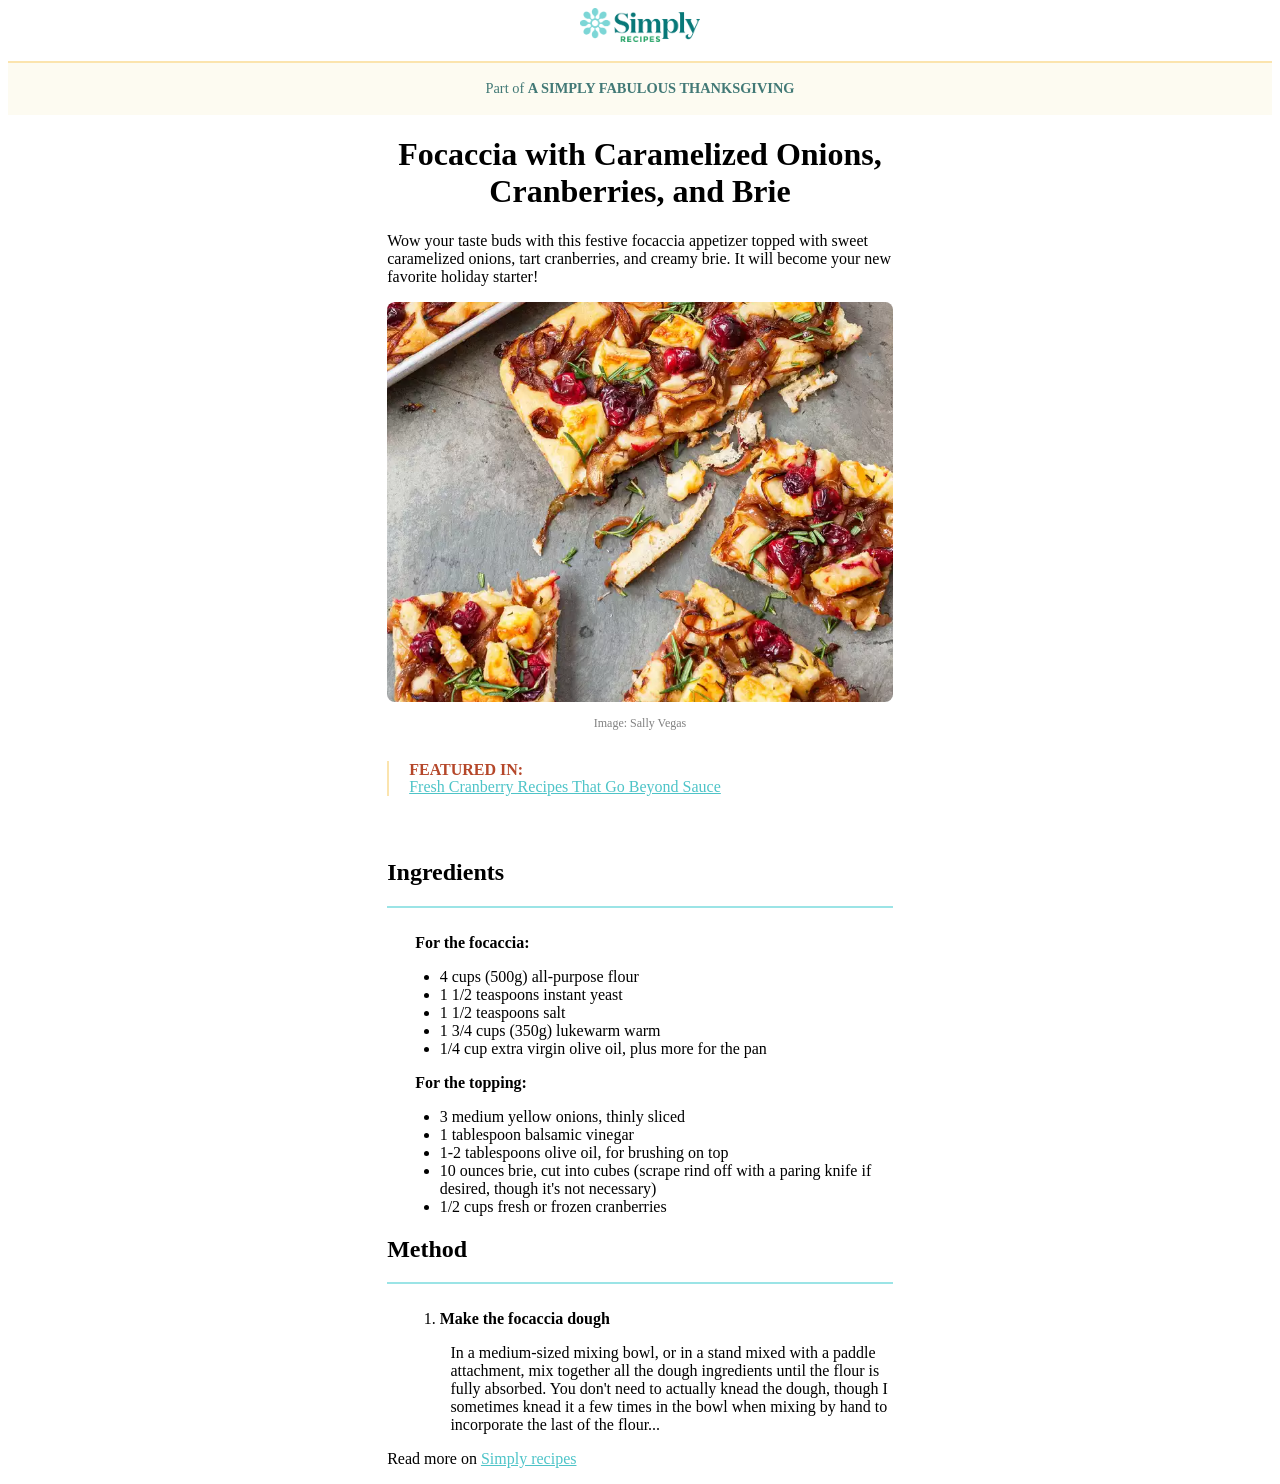
<file: W1D2/index.html>
<!DOCTYPE html>
<html lang="en">

<head>
    <meta charset="UTF-8">
    <meta name="viewport" content="width=device-width, initial-scale=1.0">
    <title>Simply Recipes</title>
    <link rel="stylesheet" href="./style.css">
</head>

<body>
    <header>
        <div class="containerHeader"><img class="logo" src="./assets/Simply_Recipes_Logo_-_2021.png" alt="Logo Simply Recipes">
        </div>
        <div class="containerSlogan">
            <p class="slogan">Part of <span class="uppercaseSlogan">A SIMPLY FABULOUS THANKSGIVING</span></p>
        </div>
    </header>
    <main>
        <div class="containerTitle">
            <h1>Focaccia with Caramelized Onions, Cranberries, and Brie</h1>
            <p>Wow your taste buds with this festive focaccia appetizer topped with sweet caramelized onions, tart
                cranberries, and creamy brie. It will become your new favorite holiday starter!</p>
            <figure>
                <img class="mainImage"
                    src="./assets/__opt__aboutcom__coeus__resources__content_migration__simply_recipes__uploads__2020__12__Cranberry-Brie-Onion-Focaccia-LEAD-4-616c900337a44d82b82fe04845ba8c2b.webp"
                    alt="Tagliere con Focaccia">
                <figcaption>Image: Sally Vegas</figcaption>
            </figure>
        </div>
        <div class="containerFeatured">
            <p class="featuredTitle">FEATURED IN:</p>
            <a class="link" href="#">Fresh Cranberry Recipes That Go Beyond Sauce</a>
        </div>
        <div class="containerRecipe">
            <h2>Ingredients</h2>
            <hr>
            <ul><p class="listTitle">For the focaccia:</p>
                <li class="ingredients">4 cups (500g) all-purpose flour</li>
                <li class="ingredients">1 1/2 teaspoons instant yeast</li>
                <li class="ingredients">1 1/2 teaspoons salt</li>
                <li class="ingredients">1 3/4 cups (350g) lukewarm warm</li>
                <li class="ingredients">1/4 cup extra virgin olive oil, plus more for the pan</li>
            </ul>
            <ul><p class="listTitle">For the topping:</p>
                <li class="ingredients">3 medium yellow onions, thinly sliced</li>
                <li class="ingredients">1 tablespoon balsamic vinegar</li>
                <li class="ingredients">1-2 tablespoons olive oil, for brushing on top</li>
                <li class="ingredients">10 ounces brie, cut into cubes (scrape rind off with a paring knife if desired, though it's not
                    necessary)</li>
                <li class="ingredients">1/2 cups fresh or frozen cranberries</li>
                </ul>
        </div>
        <div>
            <h2>Method</h2>
            <hr>
            <ol>
                <li><span class="bold">Make the focaccia dough</span></li>
            </ol>
            <p class="procedure">In a medium-sized mixing bowl, or in a stand mixed with a paddle attachment, mix together all the
                dough ingredients until the flour is fully absorbed. You don't need to actually knead the dough,
                though I sometimes knead it a few times in the bowl when mixing by hand to incorporate the last of
                the flour...</p>
        </div>
    </main>
    <footer>
        <div class="containerReadMore">
            <p>Read more on <a class="link" href="#">Simply recipes</a></p>
        </div>
    </footer>
</body>

</html>
</file>
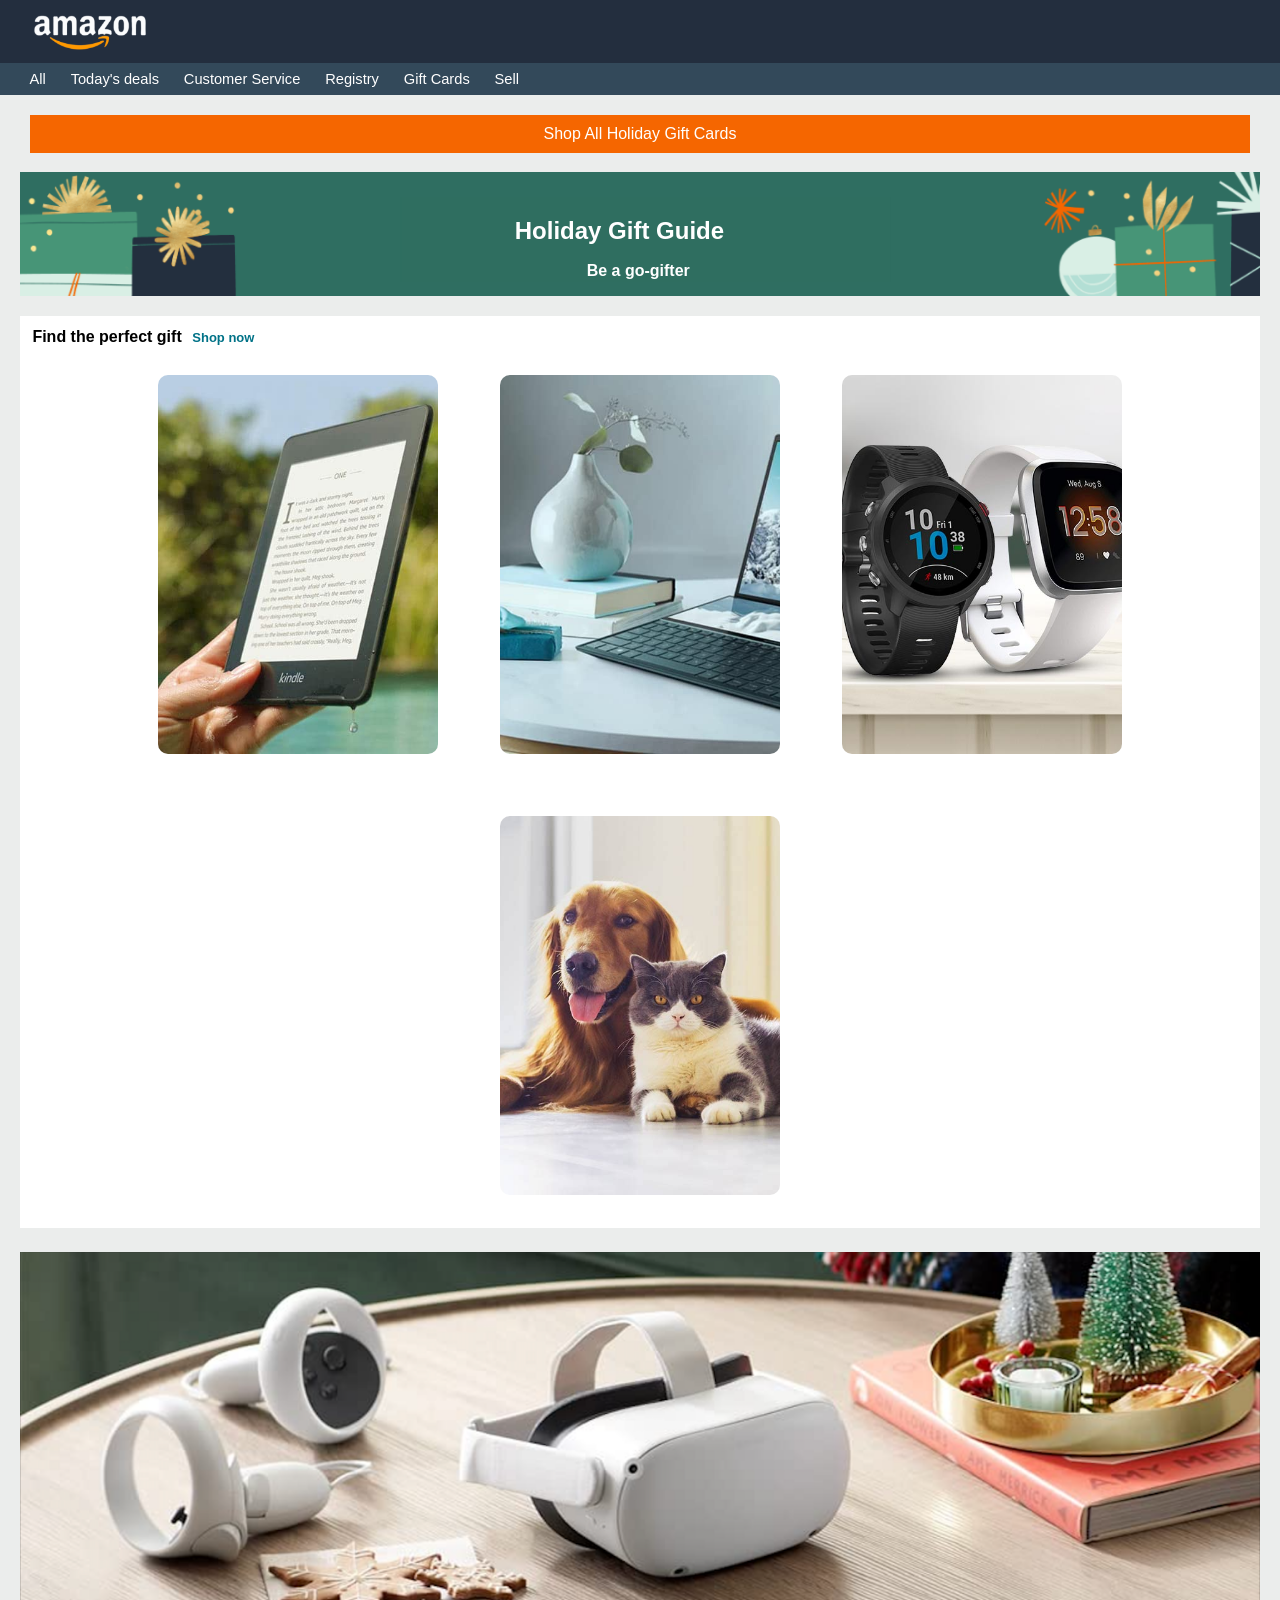
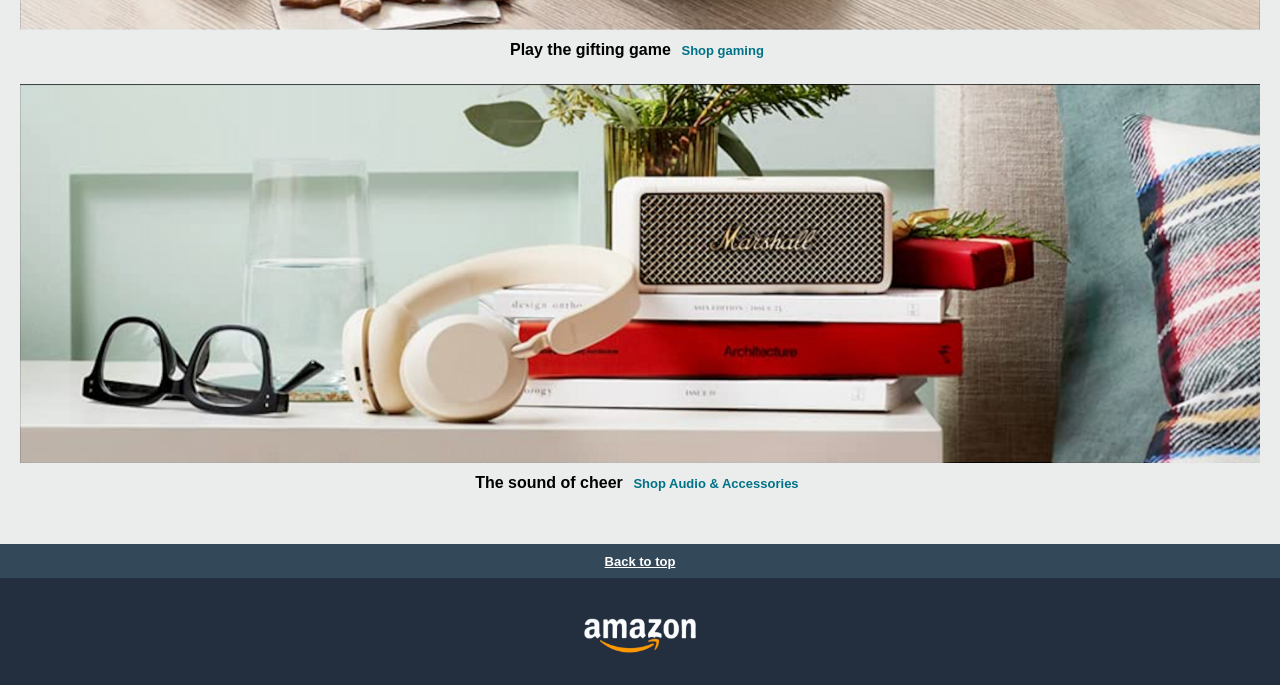
<file: W1D3/index.html>
<!DOCTYPE html>
<html lang="en">

<head>
    <meta charset="UTF-8">
    <meta name="viewport" content="width=device-width, initial-scale=1.0">
    <title>Fake Amazon</title>
    <link rel="stylesheet" href="style.css">
</head>

<body>
    <header>
        <div class="containerLogo">
            <img class="headerLogo" src="./assets/logo.png" alt="Logo Amazon">
        </div>
        <div>
            <nav class="navbar">
                <ul class="navbarList">
                    <li class="navbarListContent">All</li>
                    <li class="navbarListContent">Today's deals</li>
                    <li class="navbarListContent">Customer Service</li>
                    <li class="navbarListContent">Registry</li>
                    <li class="navbarListContent">Gift Cards</li>
                    <li class="navbarListContent">Sell</li>
                </ul>
            </nav>
        </div>
    </header>
    <main>
        <section>
            <div class="bannerGiftCards">
                <p class="bannerGiftCardsText">Shop All Holiday Gift Cards</p>
            </div>
            <div class="bannerGiftGuide">
                <img class="bannerGiftGuideImage" src="./assets/bg-image.png" alt="Sfondo verde con regali">
                <h1>Holiday Gift Guide</h1>
                <p class="bannerGiftGuideSubtitle">Be a go-gifter</p>
            </div>
        </section>
        <section class="section1">
            <h2 class="titleSections">Find the perfect gift <span class="blueTitle">Shop now</span></h2>
            <div class="section1img">
                <img class="img" src="./assets/img_1.jpg" alt="immagine kindle">
                <img class="img" src="./assets/img_2.jpg" alt="immagine computer">
                <img class="img" src="./assets/img_3.jpg" alt="immagine orologi">
                <img class="img" src="./assets/img_4.jpg" alt="immagine animali">
            </div>
        </section>
        <section class="section2">
            <img class="imgSection2" src="./assets/img_9.png" alt="immagine visore">
            <h4 class="bottomTitleSections">Play the gifting game <span class="blueTitle">Shop gaming</span></h4>
        </section>
        <div class="section2">
            <img class="imgSection2" src="assets/img_10.png" alt="immagine cuffie">
            <h4 class="bottomTitleSections">The sound of cheer <span class="blueTitle">Shop Audio & Accessories</span>
            </h4>
        </div>
    </main>
    <footer>
        <div class="topContainer">
            <a href=".###">Back to top</a>
        </div>
        <div class="bottomLogoContainer">
            <img class="bottomLogo" src="./assets/logo.png" alt="logo Amazon">
        </div>
    </footer>
</body>

</html>
</file>
<file: W1D2/style.css>
.containerHeader {
    text-align: center;
}
.logo {
    width: 120px;
}
.containerSlogan {
    text-align: center;
    background-color: #fdfbf1;
    border-top: 2px solid #fbe4ae;
    margin-top: 15px;
    padding: 3px;
}
.slogan {
    color:#427976;
    font-size:0.9em;
}
.uppercaseSlogan {
    text-transform: uppercase;
    font-weight: bold;
}
.containerTitle{
    width: 40%;
    margin: 0 auto;
}
h1 {
    text-align:center;
}
.mainImage {
    border-radius: 8px;
    width:100%;
    height: 400px;
    object-fit: cover;
}
figure {
    margin: 0;
    padding: 0;
}
figcaption {
    text-align: center;
    color:grey;
    margin-top: 10px;
    font-size: 12px;
}
.containerFeatured {
    border-left: 2px solid #fbe4ae;
    padding: 0px 20px;
    margin-top: 30px;
    margin-left:30%;
    margin-bottom: 5%;
}
.featuredTitle {
    color:#b5472a;
    font-weight: bold;
    margin-bottom: -0.5px;
    text-transform: uppercase;
}
.link {
    color: #4ec4c8;
}
h2 {
    margin-left: 30%;
    
}
hr {
    margin-left: 30%;
    margin-right: 30%;
    border:solid #9be4e6 1px;
    margin-bottom: 2%;
}
li{
    margin-left: 32%;
    margin-right: 30%;
}
.listTitle {
    font-weight: bold;
    margin-left:30%;
}
.procedure {
    margin-left: 35%;
    margin-right: 30%;
}
.bold {
    font-weight: bold;
}
.containerReadMore {
    margin-left: 30%;
}
</file>
<file: W1D3/style.css>
* {
    padding: 0;
    margin: 0
}

body {
    font-family: Arial, Helvetica, sans-serif;
    background-color: #ebedec;
}

header {
    display: block;
}

.containerLogo {
    background-color: #232e3e;
    padding-bottom: 25px;
}

.headerLogo {
    width: 120px;
    padding-top: 10px;
    padding-left: 30px;
}

.navbar {
    background-color: #33495a;
    margin-top: -18px;
    margin-bottom: 2%;
    padding: 8px;
}

.navbarList {
    list-style: none;
    padding-left: 1.7%;
    display: flex;
    flex-wrap: nowrap;
    flex-direction: row;
}

.navbarListContent {
    display: flex;
    flex-flow: row nowrap;
    color: white;
    padding-right: 2%;
    font-size: 11pt;
}

main {
    padding: 20px;
}

.bannerGiftCards {
    background-color: #f56600;
    margin: -2% 0.8% 1.5% 0.8%;
    padding: 10px;

}

.bannerGiftCardsText {
    color: white;
    text-align: center;
}

.bannerGiftGuide {
    position: relative;
    width: 100%;
    height: 100%;
}

.bannerGiftGuideImage {
    width: 100%;
    height: auto;
}

h1 {
    position: absolute;
    top: 35%;
    left: 39.9%;
    transform: translate(-50% -50%);
    color: white;
    font-weight: bold;
}

.bannerGiftGuideSubtitle {
    position: absolute;
    top: 70%;
    left: 45.7%;
    transform: translate(-50% -50%);
    color: white;
    font-weight: bold;
}



.section1 {
    background-color: white;
    width: auto;
    height: auto;
    margin-top: 1em;
}

.titleSections {
    padding-top: 1%;
    padding-left: 1%;
    font-size: medium;
    background-color: white;
}

.section1img {
    text-align: center;
}

.blueTitle {
    color: #007287;
    padding: 0.5%;
    font-size: small;
}

.img {
    width: 280px;
    height: 379px;
    object-fit: cover;
    border-radius: 10px;
    margin: 1.8rem;
    box-shadow: grey;
}

.section2 {
    position: relative;
    margin-top: 2%;
}

.imgSection2 {
    width: 100%;
    height: 20%;
}

.bottomTitleSections {
    font-size: medium;
    text-align: center;
    margin-top: 0.4rem;
}

footer {
    display: block;
    text-align: center;
    margin-top: 2rem;
}

.topContainer {
    background-color: #33495a;
    padding: 8px;
}

a {
    color: white;
    font-size: small;
    font-weight: bold;
}

.bottomLogoContainer {
    background-color: #232e3e;
    padding: 2%;
}

.bottomLogo {
    width: 120px;
    padding-top: 10px;
}
</file>
